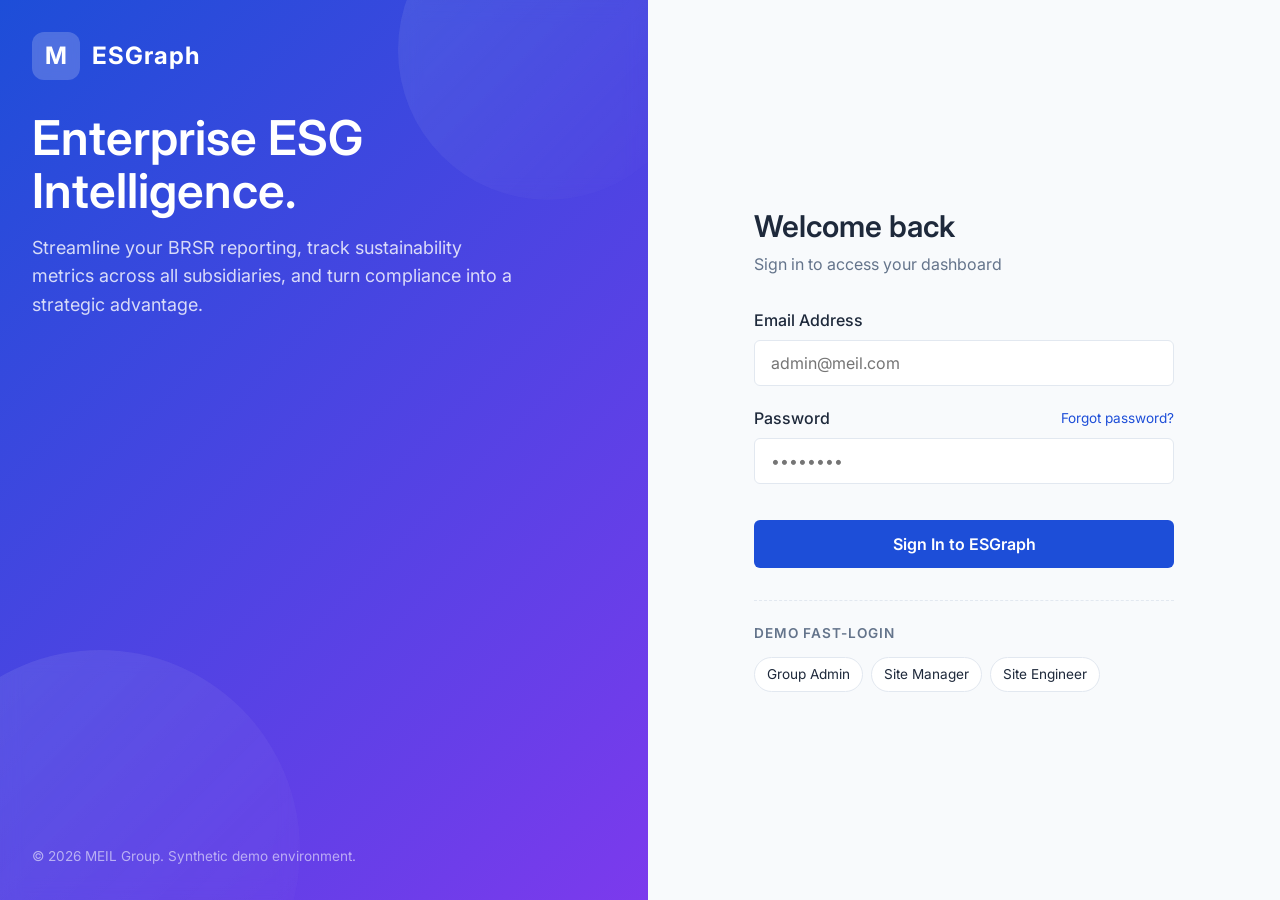
<file: frontend/engineer/index.html>
<!DOCTYPE html>
<html lang="en">
<head>
    <meta charset="UTF-8">
    <meta name="viewport" content="width=device-width, initial-scale=1.0">
    <title>Engineer Dashboard - ESGraph</title>
    <link rel="stylesheet" href="../css/variables.css">
    <link rel="stylesheet" href="../css/base.css">
    <link rel="stylesheet" href="../css/components.css">
    <link rel="stylesheet" href="../css/pages/forms.css">
    <style>
        .sidebar-header { background: var(--color-bg-body); }
        .sidebar { background: var(--color-sidebar); }
    </style>
</head>
<body>
    <script src="../js/api.js"></script>
    <script src="../js/ui.js"></script>
    
    <div class="app-container">
        <!-- Sidebar -->
        <aside class="sidebar">
            <div class="sidebar-header">
                <div style="background: var(--gradient-success); color: white; padding: 4px 8px; border-radius: 4px; font-weight: bold; font-size: 1.2rem;">M</div>
                <h2>ESGraph</h2>
            </div>
            <div style="padding: var(--spacing-4); padding-bottom: 0;">
                <div class="text-xs text-muted mb-2">SITE SELECTION</div>
                <select class="form-control" style="width: 100%; background: rgba(255,255,255,0.1); color: white; border: none;">
                    <option>Site A-1 (Highway)</option>
                    <option>Site A-2 (Bridge)</option>
                </select>
            </div>
            <ul class="nav-menu">
                <li><a href="index.html" class="nav-item active">Data Entry</a></li>
                <li><a href="history.html" class="nav-item">Submission History</a></li>
            </ul>
            <div style="padding: var(--spacing-4);">
                <div style="display: flex; align-items: center; gap: 10px; margin-bottom: 20px;">
                    <div style="width: 32px; height: 32px; background: var(--gradient-success); border-radius: 50%; display: flex; align-items: center; justify-content: center; color: white; font-weight: bold;">E</div>
                    <div>
                        <div style="font-weight: 600; font-size: 0.9rem; color: white;">Ramesh K.</div>
                        <div style="font-size: 0.75rem; color: #cbd5e1;">Site Engineer</div>
                    </div>
                </div>
                <button class="nav-item" style="width: 100%; background: none; border: none; text-align: left; padding: 0;" onclick="window.App.api.logout()">Logout</button>
            </div>
        </aside>

        <!-- Main Content -->
        <main class="main-content">
            <!-- Topbar -->
            <header class="topbar">
                <div class="topbar-left">
                    <h1>Monthly ESG Data Entry</h1>
                    <p>Enter data for Site A-1 (Highway)</p>
                </div>
                <div class="topbar-right">
                    <div class="flex items-center gap-2">
                        <span class="text-sm font-semibold">Reporting Month:</span>
                        <select class="btn btn-outline" style="padding: 4px 8px;">
                            <option value="2024-04">April 2024</option>
                            <option value="2024-03">March 2024 (Locked)</option>
                        </select>
                    </div>
                </div>
            </header>

            <div class="dashboard-content">
                
                <div class="form-layout">
                    <!-- Form Navigation -->
                    <div class="form-sidebar">
                        <h3 class="text-sm text-muted mb-2">BRSR Core Attributes</h3>
                        <div class="progress-bar mb-4" style="height: 6px; background: #e2e8f0; border-radius: 3px; overflow: hidden;">
                            <div style="width: 20%; background: var(--color-success); height: 100%;"></div>
                        </div>
                        <div class="text-xs text-muted text-right">20% Complete</div>
                        
                        <ul class="form-nav-list" id="form-nav">
                            <!-- Populated by JS -->
                        </ul>
                    </div>

                    <!-- Form Content Area -->
                    <div class="form-content-area">
                        <div class="form-header">
                            <div>
                                <h2 id="current-tab-title">Energy Footprint</h2>
                                <p class="text-sm text-muted mt-1">Provide accurate consumption logs and attach valid bills.</p>
                            </div>
                            <span class="badge badge-warning">Draft</span>
                        </div>
                        
                        <div class="form-body" id="form-fields-container">
                            <!-- Populated by JS -->
                        </div>
                        
                        <div class="form-footer">
                            <div class="flex items-center gap-2">
                                <span class="text-xs text-muted" id="draft-status">All changes saved to Draft</span>
                            </div>
                            <div class="flex gap-2">
                                <button class="btn btn-outline" onclick="saveDraft()">Save Draft</button>
                                <button class="btn" style="background: var(--color-success);" onclick="submitForm()">Submit for Review</button>
                            </div>
                        </div>
                    </div>
                </div>
                
                <div style="text-align: center; margin-top: var(--spacing-6); color: var(--color-text-muted); font-size: var(--text-xs);">
                    Synthetic demo data. Not for actual reporting.
                </div>
            </div>
        </main>
    </div>
    
    <script src="../js/pages/engineer-form.js"></script>
</body>
</html>
</file>
<file: frontend/css/variables.css>
/* variables.css - MEIL Corporate Design System */
@import url('https://fonts.googleapis.com/css2?family=Inter:wght@400;500;600;700&display=swap');

:root {
    /* Brand Colors */
    --color-primary: #1d4ed8; /* MEIL Blue */
    --color-primary-hover: #1e40af;
    --color-sidebar: #0f172a;
    
    /* Semantic Colors */
    --color-success: #10b981;
    --color-warning: #f59e0b;
    --color-danger: #ef4444;
    --color-info: #3b82f6;
    
    /* Chart Colors */
    --color-scope1: #10b981;
    --color-scope2: #3b82f6;
    --color-scope3: #8b5cf6;
    
    /* Extended Color Palette */
    --color-bg-body: #0f172a;
    --color-bg-surface: #f8fafc;
    --color-bg-elevated: #ffffff;
    --color-bg-main: #f0f2f5;
    --color-bg-card: #ffffff;
    
    --color-accent-teal: #0d9488;
    --color-accent-amber: #d97706;
    --color-accent-violet: #7c3aed;
    --color-accent-rose: #e11d48;
    
    /* Text Colors */
    --color-text-dark: #1e293b;
    --color-text-muted: #64748b;
    --color-text-light: #f8fafc;
    
    /* Gradients */
    --gradient-primary: linear-gradient(135deg, #1d4ed8 0%, #7c3aed 100%);
    --gradient-success: linear-gradient(135deg, #059669 0%, #10b981 100%);
    --gradient-warning: linear-gradient(135deg, #d97706 0%, #f59e0b 100%);
    --gradient-danger: linear-gradient(135deg, #dc2626 0%, #ef4444 100%);
    
    /* Glassmorphism */
    --glass-bg: rgba(255, 255, 255, 0.72);
    --glass-border: rgba(255, 255, 255, 0.3);
    --glass-blur: blur(20px);
    
    /* Typography */
    --font-family-base: 'Inter', sans-serif;
    --text-xs: 0.75rem;
    --text-sm: 0.875rem;
    --text-base: 1rem;
    --text-lg: 1.125rem;
    --text-xl: 1.25rem;
    --text-2xl: 1.5rem;
    --text-3xl: 1.875rem;
    
    /* Borders & Shadows */
    --border-color: #e2e8f0;
    --shadow-sm: 0 1px 2px 0 rgba(0, 0, 0, 0.05);
    --shadow-md: 0 4px 6px -1px rgba(0, 0, 0, 0.1), 0 2px 4px -1px rgba(0, 0, 0, 0.06);
    --shadow-card: 0 1px 3px rgba(0,0,0,0.06), 0 4px 16px rgba(0,0,0,0.04);
    --shadow-hover: 0 8px 32px rgba(0,0,0,0.12);
    --shadow-kpi: 0 2px 8px rgba(29, 78, 216, 0.15);
    
    /* Spacing */
    --spacing-1: 0.25rem;
    --spacing-2: 0.5rem;
    --spacing-3: 0.75rem;
    --spacing-4: 1rem;
    --spacing-5: 1.25rem;
    --spacing-6: 1.5rem;
    --spacing-8: 2rem;
    
    --radius-md: 0.375rem;
    --radius-lg: 0.5rem;
    --radius-xl: 0.75rem;
    
    /* Animations */
    --transition-base: 200ms cubic-bezier(0.4, 0, 0.2, 1);
    --transition-bounce: 300ms cubic-bezier(0.34, 1.56, 0.64, 1);
}

* {
    box-sizing: border-box;
    margin: 0;
    padding: 0;
}

body {
    font-family: var(--font-family-base);
    background: var(--color-bg-main);
    color: var(--color-text-dark);
    font-size: 14px;
}

/* Layout */
.app-container {
    display: flex;
    height: 100vh;
    overflow: hidden;
}

/* Sidebar */
.sidebar {
    width: 260px;
    background: var(--color-sidebar);
    color: var(--color-text-light);
    display: flex;
    flex-direction: column;
}

.sidebar-header {
    padding: var(--spacing-4) var(--spacing-6);
    display: flex;
    align-items: center;
    gap: 10px;
    border-bottom: 1px solid rgba(255,255,255,0.1);
}

.sidebar-header h2 {
    font-size: 1.5rem;
    font-weight: 700;
    letter-spacing: 1px;
}

.nav-menu {
    list-style: none;
    padding: var(--spacing-4) 0;
    flex: 1;
    overflow-y: auto;
}

.nav-item {
    padding: var(--spacing-3) var(--spacing-6);
    display: flex;
    align-items: center;
    gap: 12px;
    color: #cbd5e1;
    text-decoration: none;
    transition: all 0.2s;
    cursor: pointer;
}

.nav-item:hover, .nav-item.active {
    background: var(--color-primary);
    color: white;
    border-left: 4px solid white;
}

.nav-item.active {
    padding-left: calc(var(--spacing-6) - 4px);
}

/* Main Content */
.main-content {
    flex: 1;
    display: flex;
    flex-direction: column;
    overflow-y: auto;
}

/* Topbar */
.topbar {
    background: white;
    padding: var(--spacing-4) var(--spacing-6);
    display: flex;
    justify-content: space-between;
    align-items: center;
    border-bottom: 1px solid var(--border-color);
}

.topbar-left h1 {
    font-size: 1.25rem;
    font-weight: 600;
    color: var(--color-text-dark);
}

.topbar-left p {
    font-size: 0.85rem;
    color: var(--color-text-muted);
}

.topbar-right {
    display: flex;
    align-items: center;
    gap: var(--spacing-4);
}

/* Dashboard Content */
.dashboard-content {
    padding: var(--spacing-6);
    display: flex;
    flex-direction: column;
    gap: var(--spacing-6);
}

/* Cards */
.card {
    background: var(--color-bg-card);
    border-radius: var(--radius-lg);
    border: 1px solid var(--border-color);
    box-shadow: var(--shadow-sm);
    padding: var(--spacing-4);
}

.card-header {
    display: flex;
    justify-content: space-between;
    align-items: center;
    margin-bottom: var(--spacing-4);
}

.card-title {
    font-size: 1rem;
    font-weight: 600;
    color: var(--color-text-dark);
}

/* Utilities */
.btn {
    background: var(--color-primary);
    color: white;
    border: none;
    padding: 0.5rem 1rem;
    border-radius: var(--radius-md);
    font-weight: 500;
    cursor: pointer;
    transition: background 0.2s;
}

.btn:hover {
    background: var(--color-primary-hover);
}

.text-success { color: var(--color-success); }
.text-danger { color: var(--color-danger); }
</file>
<file: frontend/css/base.css>
/* base.css - CSS Resets and Typography Scale */

*, *::before, *::after {
    box-sizing: border-box;
    margin: 0;
    padding: 0;
}

body {
    font-family: var(--font-family-base);
    background: var(--color-bg-main);
    color: var(--color-text-dark);
    font-size: var(--text-base);
    line-height: 1.5;
    -webkit-font-smoothing: antialiased;
    -moz-osx-font-smoothing: grayscale;
}

h1, h2, h3, h4, h5, h6 {
    color: var(--color-text-dark);
    line-height: 1.2;
    font-weight: 600;
}

h1 { font-size: var(--text-2xl); }
h2 { font-size: var(--text-xl); }
h3 { font-size: var(--text-lg); }
h4 { font-size: var(--text-base); }

a {
    color: var(--color-primary);
    text-decoration: none;
    transition: color var(--transition-base);
}

a:hover {
    color: var(--color-primary-hover);
}

img, svg {
    display: block;
    max-width: 100%;
}

button {
    font-family: inherit;
    cursor: pointer;
}

.text-muted {
    color: var(--color-text-muted);
}

.text-sm {
    font-size: var(--text-sm);
}

.text-xs {
    font-size: var(--text-xs);
}

.flex { display: flex; }
.items-center { align-items: center; }
.justify-between { justify-content: space-between; }
.justify-center { justify-content: center; }
.gap-2 { gap: var(--spacing-2); }
.gap-4 { gap: var(--spacing-4); }

.mb-4 { margin-bottom: var(--spacing-4); }
.mt-4 { margin-top: var(--spacing-4); }

/* Main App Layout primitives */
.app-container {
    display: flex;
    height: 100vh;
    overflow: hidden;
    background: var(--color-bg-surface);
}

.main-content {
    flex: 1;
    display: flex;
    flex-direction: column;
    overflow-y: auto;
}
</file>
<file: frontend/css/components.css>
/* components.css - UI Components */

/* Buttons */
.btn {
    display: inline-flex;
    align-items: center;
    justify-content: center;
    gap: 8px;
    background: var(--color-primary);
    color: white;
    border: none;
    padding: var(--spacing-2) var(--spacing-4);
    border-radius: var(--radius-md);
    font-weight: 500;
    cursor: pointer;
    transition: all var(--transition-base);
    font-size: var(--text-sm);
}

.btn:hover {
    background: var(--color-primary-hover);
    box-shadow: var(--shadow-sm);
}

.btn:disabled {
    opacity: 0.6;
    cursor: not-allowed;
}

.btn-outline {
    background: transparent;
    color: var(--color-primary);
    border: 1px solid var(--color-primary);
}

.btn-outline:hover {
    background: rgba(29, 78, 216, 0.05);
}

/* Cards */
.card {
    background: var(--color-bg-elevated);
    border-radius: var(--radius-lg);
    border: 1px solid var(--border-color);
    box-shadow: var(--shadow-card);
    padding: var(--spacing-4);
    transition: box-shadow var(--transition-base), transform var(--transition-base);
}

.card.hoverable:hover {
    box-shadow: var(--shadow-hover);
    transform: translateY(-2px);
}

.card-header {
    display: flex;
    justify-content: space-between;
    align-items: center;
    margin-bottom: var(--spacing-4);
    padding-bottom: var(--spacing-3);
    border-bottom: 1px solid var(--border-color);
}

.card-title {
    font-size: var(--text-base);
    font-weight: 600;
    color: var(--color-text-dark);
}

/* Badges & Chips */
.badge {
    display: inline-flex;
    align-items: center;
    padding: 2px 8px;
    border-radius: 12px;
    font-size: var(--text-xs);
    font-weight: 500;
    white-space: nowrap;
}

.badge-success { background: #dcfce7; color: #166534; }
.badge-danger { background: #fee2e2; color: #991b1b; }
.badge-warning { background: #fef3c7; color: #92400e; }
.badge-info { background: #dbeafe; color: #1e40af; }
.badge-neutral { background: #f1f5f9; color: #475569; }

/* Tables */
.table-container {
    width: 100%;
    overflow-x: auto;
}

.data-table {
    width: 100%;
    border-collapse: collapse;
    font-size: var(--text-sm);
}

.data-table th, .data-table td {
    padding: var(--spacing-3) var(--spacing-4);
    text-align: left;
    border-bottom: 1px solid var(--border-color);
}

.data-table th {
    color: var(--color-text-muted);
    font-weight: 600;
    background: var(--color-bg-surface);
    white-space: nowrap;
}

.data-table tbody tr {
    transition: background-color var(--transition-base);
}

.data-table tbody tr:hover {
    background-color: rgba(248, 250, 252, 0.8);
}

/* Skeletons */
.skeleton {
    animation: skeleton-loading 1.5s infinite alternate;
    border-radius: var(--radius-md);
}

@keyframes skeleton-loading {
    0% { background-color: #e2e8f0; }
    100% { background-color: #cbd5e1; }
}

.skeleton-text {
    height: 1rem;
    width: 100%;
    margin-bottom: 0.5rem;
}

/* Glass Panels */
.glass-panel {
    background: var(--glass-bg);
    backdrop-filter: var(--glass-blur);
    -webkit-backdrop-filter: var(--glass-blur);
    border: 1px solid var(--glass-border);
    border-radius: var(--radius-lg);
}
</file>
<file: frontend/css/pages/forms.css>
/* forms.css - Data Entry Form Specific Styles */

.form-layout {
    display: grid;
    grid-template-columns: 240px 1fr;
    gap: var(--spacing-6);
    height: calc(100vh - 140px);
}

.form-sidebar {
    background: var(--color-bg-elevated);
    border-radius: var(--radius-lg);
    border: 1px solid var(--border-color);
    padding: var(--spacing-4);
    overflow-y: auto;
}

.form-nav-list {
    list-style: none;
    margin-top: var(--spacing-4);
}

.form-nav-item {
    display: flex;
    justify-content: space-between;
    align-items: center;
    padding: var(--spacing-3);
    border-radius: var(--radius-md);
    cursor: pointer;
    transition: background var(--transition-base);
    color: var(--color-text-muted);
    font-weight: 500;
}

.form-nav-item:hover {
    background: var(--color-bg-main);
}

.form-nav-item.active {
    background: rgba(29, 78, 216, 0.1);
    color: var(--color-primary);
    border-left: 3px solid var(--color-primary);
}

.form-content-area {
    background: var(--color-bg-elevated);
    border-radius: var(--radius-lg);
    border: 1px solid var(--border-color);
    display: flex;
    flex-direction: column;
    overflow: hidden;
}

.form-header {
    padding: var(--spacing-4) var(--spacing-6);
    border-bottom: 1px solid var(--border-color);
    display: flex;
    justify-content: space-between;
    align-items: center;
    background: #f8fafc;
}

.form-body {
    padding: var(--spacing-6);
    overflow-y: auto;
    flex: 1;
}

.form-footer {
    padding: var(--spacing-4) var(--spacing-6);
    border-top: 1px solid var(--border-color);
    display: flex;
    justify-content: space-between;
    align-items: center;
    background: #f8fafc;
}

/* Input Fields */
.input-group {
    margin-bottom: var(--spacing-6);
    background: var(--color-bg-surface);
    border: 1px solid var(--border-color);
    border-radius: var(--radius-md);
    padding: var(--spacing-4);
}

.input-group.has-error {
    border-color: var(--color-danger);
    background: #fef2f2;
}

.input-label {
    display: block;
    font-weight: 600;
    margin-bottom: var(--spacing-2);
    color: var(--color-text-dark);
}

.input-description {
    font-size: var(--text-xs);
    color: var(--color-text-muted);
    margin-bottom: var(--spacing-3);
}

.input-wrapper {
    display: flex;
    align-items: center;
    position: relative;
}

.form-control {
    flex: 1;
    padding: var(--spacing-2) var(--spacing-3);
    border: 1px solid #cbd5e1;
    border-radius: var(--radius-md);
    font-family: inherit;
    font-size: var(--text-base);
    transition: border-color var(--transition-base), box-shadow var(--transition-base);
}

.form-control:focus {
    outline: none;
    border-color: var(--color-primary);
    box-shadow: 0 0 0 3px rgba(29, 78, 216, 0.2);
}

.input-unit {
    position: absolute;
    right: 12px;
    color: var(--color-text-muted);
    font-size: var(--text-sm);
    pointer-events: none;
}

.input-error-msg {
    color: var(--color-danger);
    font-size: var(--text-xs);
    margin-top: var(--spacing-1);
    display: none;
}

.input-group.has-error .input-error-msg {
    display: block;
}

/* File Dropzone */
.file-dropzone {
    margin-top: var(--spacing-3);
    border: 2px dashed #cbd5e1;
    border-radius: var(--radius-md);
    padding: var(--spacing-3);
    text-align: center;
    cursor: pointer;
    transition: all var(--transition-base);
    background: white;
}

.file-dropzone:hover {
    border-color: var(--color-primary);
    background: rgba(29, 78, 216, 0.05);
}

.file-info {
    display: flex;
    align-items: center;
    justify-content: space-between;
    padding: var(--spacing-2) var(--spacing-3);
    background: #f1f5f9;
    border-radius: var(--radius-md);
    margin-top: var(--spacing-2);
    font-size: var(--text-sm);
}

/* Previous Value Reference */
.ref-value {
    font-size: var(--text-xs);
    color: var(--color-text-muted);
    margin-top: var(--spacing-2);
    display: flex;
    align-items: center;
    gap: 4px;
}
</file>
<file: frontend/css/pages/review.css>
/* review.css - Manager Review Queue Specific Styles */

.review-layout {
    display: grid;
    grid-template-columns: 300px 1fr;
    gap: var(--spacing-6);
    height: calc(100vh - 140px);
}

.review-queue {
    background: var(--color-bg-elevated);
    border-radius: var(--radius-lg);
    border: 1px solid var(--border-color);
    display: flex;
    flex-direction: column;
    overflow: hidden;
}

.queue-header {
    padding: var(--spacing-4);
    border-bottom: 1px solid var(--border-color);
    background: #f8fafc;
}

.queue-list {
    flex: 1;
    overflow-y: auto;
}

.queue-item {
    padding: var(--spacing-4);
    border-bottom: 1px solid var(--border-color);
    cursor: pointer;
    transition: background var(--transition-base);
}

.queue-item:hover {
    background: var(--color-bg-main);
}

.queue-item.active {
    background: rgba(29, 78, 216, 0.05);
    border-left: 4px solid var(--color-primary);
}

.review-workspace {
    display: flex;
    flex-direction: column;
    gap: var(--spacing-4);
    overflow: hidden;
}

/* Split View inside Workspace */
.split-view {
    display: grid;
    grid-template-columns: 1fr 400px;
    gap: var(--spacing-4);
    flex: 1;
    overflow: hidden;
}

.data-panel, .evidence-panel {
    background: var(--color-bg-elevated);
    border-radius: var(--radius-lg);
    border: 1px solid var(--border-color);
    display: flex;
    flex-direction: column;
    overflow: hidden;
}

.panel-header {
    padding: var(--spacing-3) var(--spacing-4);
    border-bottom: 1px solid var(--border-color);
    background: #f8fafc;
    font-weight: 600;
}

.panel-content {
    flex: 1;
    overflow-y: auto;
    padding: 0;
}

/* Verification Table */
.verify-table {
    width: 100%;
    border-collapse: collapse;
}

.verify-table th, .verify-table td {
    padding: var(--spacing-3) var(--spacing-4);
    border-bottom: 1px solid var(--border-color);
    text-align: left;
}

.verify-table tr {
    cursor: pointer;
    transition: background var(--transition-base);
}

.verify-table tr:hover {
    background: #f8fafc;
}

.verify-table tr.selected {
    background: rgba(29, 78, 216, 0.05);
}

.action-buttons {
    display: flex;
    gap: 8px;
}

.btn-icon {
    width: 28px;
    height: 28px;
    border-radius: 50%;
    display: flex;
    align-items: center;
    justify-content: center;
    border: none;
    cursor: pointer;
    background: #e2e8f0;
    color: #475569;
    transition: all var(--transition-base);
}

.btn-icon.approve:hover { background: var(--color-success); color: white; }
.btn-icon.reject:hover { background: var(--color-danger); color: white; }

/* Evidence Viewer */
.evidence-viewer {
    padding: var(--spacing-4);
    height: 100%;
    display: flex;
    flex-direction: column;
}

.preview-box {
    flex: 1;
    background: #f1f5f9;
    border: 1px dashed #cbd5e1;
    border-radius: var(--radius-md);
    display: flex;
    align-items: center;
    justify-content: center;
    margin-bottom: var(--spacing-4);
    color: var(--color-text-muted);
}

.return-form {
    margin-top: auto;
    border-top: 1px solid var(--border-color);
    padding-top: var(--spacing-4);
}

textarea.form-control {
    width: 100%;
    resize: vertical;
    min-height: 80px;
}
</file>
